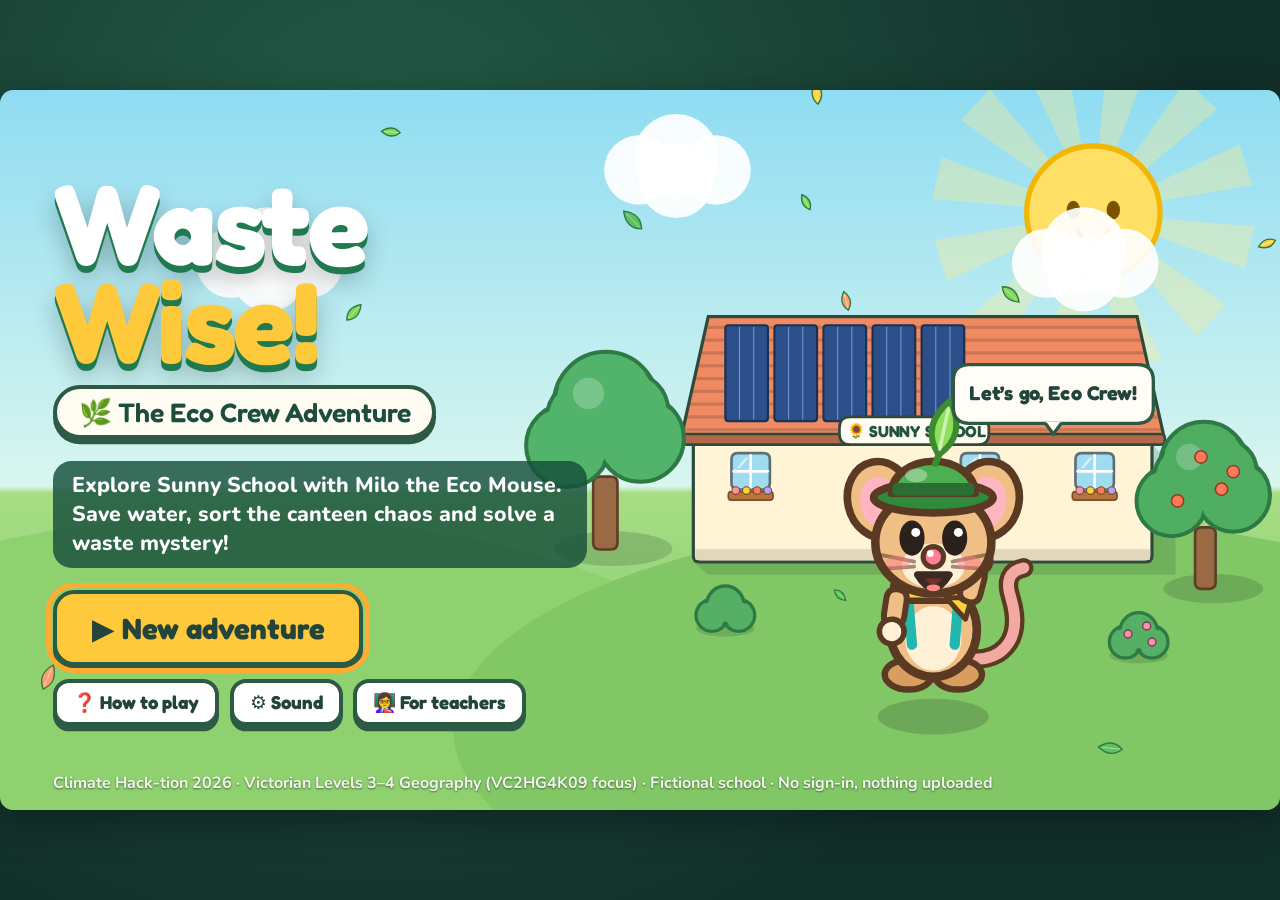
<file: index.html>
<!doctype html>
<html lang="en-AU">
<head>
  <meta charset="utf-8" />
  <meta name="viewport" content="width=device-width, initial-scale=1, viewport-fit=cover" />
  <meta name="theme-color" content="#163a2f" />
  <meta name="description" content="WasteWise — The Eco Crew Adventure: an original, story-driven cartoon browser game about natural resources and waste for Victorian Grade 4 students." />
  <title>WasteWise — The Eco Crew Adventure</title>
  <link rel="icon" href="data:image/svg+xml,%3Csvg xmlns='http://www.w3.org/2000/svg' viewBox='0 0 64 64'%3E%3Ccircle cx='32' cy='32' r='30' fill='%232fa36b'/%3E%3Cpath d='M18 40 C18 22 34 14 48 16 C48 32 38 46 18 40Z' fill='%23c9f29b' stroke='%231f5f3a' stroke-width='3'/%3E%3C/svg%3E" />
  <!-- Optional rounded fonts (SIL Open Font License). The game works offline with system fonts if these do not load. -->
  <link rel="preconnect" href="https://fonts.googleapis.com" />
  <link rel="preconnect" href="https://fonts.gstatic.com" crossorigin />
  <link rel="stylesheet" href="https://fonts.googleapis.com/css2?family=Fredoka:wght@500;600;700&family=Nunito:wght@600;700;800;900&display=swap" />
  <link rel="stylesheet" href="css/style.css" />
</head>
<body>
  <div id="app">
    <div id="stage">
      <canvas id="game" aria-label="WasteWise game world" role="img"></canvas>
      <div id="touch"></div>
      <div id="ui"></div>
    </div>
  </div>
  <div class="rotate-hint" id="rotateHint">
    <div>
      <div style="font-size:60px">📱↻</div>
      <p>WasteWise plays best with your device turned sideways (landscape).</p>
      <button class="btn primary" type="button" onclick="document.getElementById('rotateHint').classList.add('dismissed')">Play anyway</button>
    </div>
  </div>
  <div id="print-report"></div>
  <noscript>WasteWise needs JavaScript turned on to play.</noscript>

  <script src="js/core/util.js"></script>
  <script src="js/core/input.js"></script>
  <script src="js/core/audio.js"></script>
  <script src="js/core/save.js"></script>
  <script src="js/core/engine.js"></script>
  <script src="js/art/draw.js"></script>
  <script src="js/art/characters.js"></script>
  <script src="js/art/items.js"></script>
  <script src="js/art/world.js"></script>
  <script src="js/logic/maze.js"></script>
  <script src="js/logic/scoring.js"></script>
  <script src="js/data/content.js"></script>
  <script src="js/data/assessment.js"></script>
  <script src="js/data/maps.js"></script>
  <script src="js/world/tilemap.js"></script>
  <script src="js/world/entities.js"></script>
  <script src="js/world/fx.js"></script>
  <script src="js/world/worldscene.js"></script>
  <script src="js/ui/ui.js"></script>
  <script src="js/story/script.js"></script>
  <script src="js/story/story.js"></script>
  <script src="js/story/ch1.js"></script>
  <script src="js/story/ch2.js"></script>
  <script src="js/story/ch3.js"></script>
  <script src="js/story/final.js"></script>
  <script src="js/scenes/title.js"></script>
  <script src="js/scenes/hub.js"></script>
  <script src="js/main.js"></script>
</body>
</html>
</file>
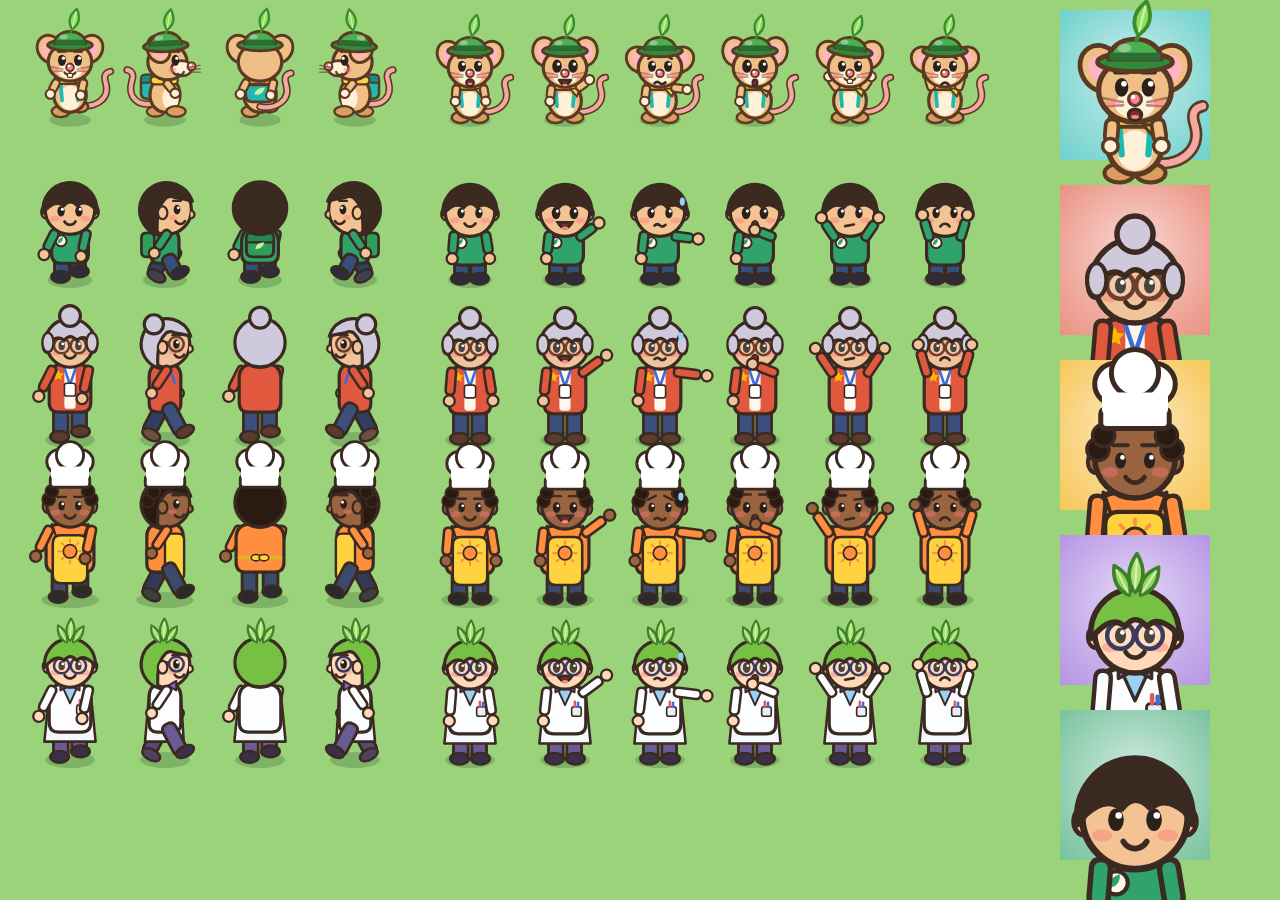
<file: tests/art-preview.html>
<!doctype html><html><head><meta charset="utf-8"><title>Art preview</title>
<style>body{margin:0;background:#cfe9c4;font-family:sans-serif}canvas{display:block}</style></head>
<body><canvas id="c" width="1400" height="900"></canvas>
<script src="../js/core/util.js"></script>
<script src="../js/core/save.js"></script>
<script src="../js/art/draw.js"></script>
<script src="../js/art/characters.js"></script>
<script>
const cv=document.getElementById('c'),ctx=cv.getContext('2d');
const dirs=['down','right','up','left'];
const poses=['idle','wave','point','think','celebrate','carry'];
const emos=['happy','excited','worried','surprised','thinking','sad'];
const Q=new URLSearchParams(location.search);const BIG=Q.get('big');
function frame(ts){const t=Q.get('freeze')?1.3:ts/1000;if(Q.get('avatars')){ctx.clearRect(0,0,1400,900);ctx.fillStyle='#9ad37a';ctx.fillRect(0,0,1400,900);for(let h=0;h<6;h++){['down','right','up'].forEach((d,k)=>WW.chars.draw(ctx,'kid',{x:60+h*125,y:110+k*130,dir:d,t,look:{skin:h%5,hair:h,hairColor:h%5,shirt:h%5},scale:2.2}));}requestAnimationFrame(frame);return;}if(Q.get('portraits')){ctx.clearRect(0,0,1400,900);['milo','maple','sunny','sprout','kid'].forEach((w,i)=>{ctx.save();ctx.translate(10+(i%3)*250,10+Math.floor(i/3)*250);WW.chars.portrait(ctx,w,240,240,{t,talking:true,emotion:'happy'});ctx.restore();});requestAnimationFrame(frame);return;}if(BIG){ctx.clearRect(0,0,1400,900);ctx.fillStyle='#9ad37a';ctx.fillRect(0,0,1400,900);dirs.forEach((d,i)=>WW.chars.draw(ctx,BIG,{x:110+i*190,y:260,dir:d,t,anim:Q.get('walk')?t*9:0,moving:!!Q.get('walk'),scale:4.2}));poses.forEach((p,i)=>WW.chars.draw(ctx,BIG,{x:70+i*130,y:560,dir:'down',t,pose:p,emotion:emos[i],scale:3}));requestAnimationFrame(frame);return;}ctx.clearRect(0,0,1400,900);ctx.fillStyle='#9ad37a';ctx.fillRect(0,0,1400,900);
 const who=['milo','kid','maple','sunny','sprout'];
 who.forEach((w,r)=>{dirs.forEach((d,i)=>{WW.chars.draw(ctx,w,{x:70+i*95,y:120+r*160,dir:d,t,anim:t*9,moving:true,scale:1.6});});
  poses.forEach((p,i)=>{WW.chars.draw(ctx,w,{x:470+i*95,y:120+r*160,dir:'down',t,pose:p,emotion:emos[i],talking:i==0,scale:1.6});});
 });
 ['milo','maple','sunny','sprout','kid'].forEach((w,i)=>{ctx.save();ctx.translate(1060,10+i*175);WW.chars.portrait(ctx,w,150,150,{t,talking:true,emotion:'happy'});ctx.restore();});
 requestAnimationFrame(frame);}
requestAnimationFrame(frame);
</script></body></html>
</file>
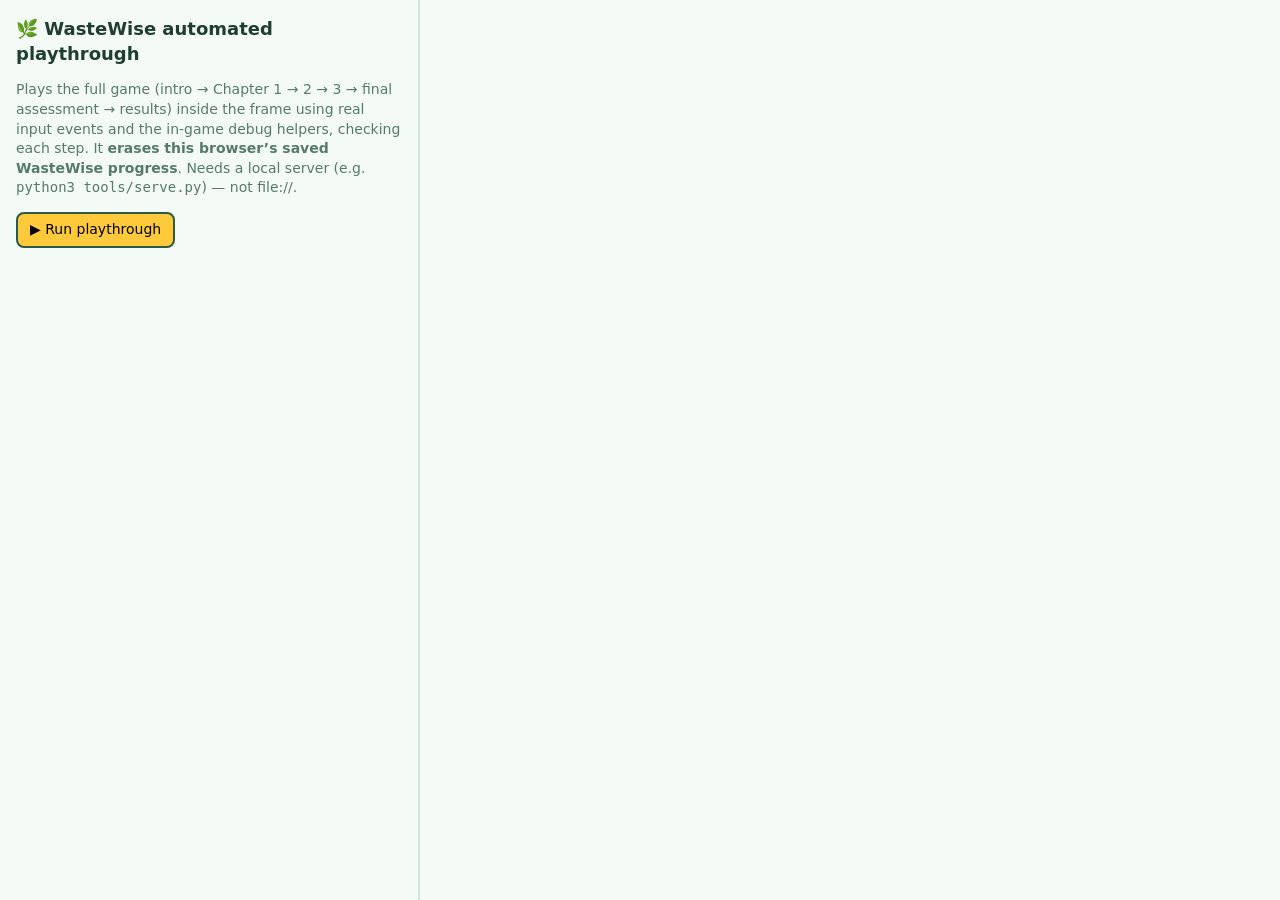
<file: tests/smoke.html>
<!doctype html>
<html lang="en-AU">
<head>
  <meta charset="utf-8" />
  <title>WasteWise — automated playthrough (smoke test)</title>
  <style>
    body { font: 14px/1.4 system-ui, sans-serif; margin: 0; display: grid; grid-template-columns: 420px 1fr; height: 100vh; background: #f4faf6; color: #1f3d33; }
    #log { padding: 12px 16px; overflow: auto; border-right: 2px solid #cfe7d9; }
    h1 { font-size: 18px; margin: 4px 0 8px; }
    .ok { color: #157a45; } .bad { color: #b3261e; font-weight: 700; } .info { color: #557a6c; }
    iframe { width: 100%; height: 100%; border: 0; }
    button { font: inherit; padding: 6px 12px; border-radius: 8px; border: 2px solid #2d5a45; background: #ffc93c; cursor: pointer; }
    #summary { font-weight: 700; margin: 8px 0; }
  </style>
</head>
<body>
  <div id="log">
    <h1>🌿 WasteWise automated playthrough</h1>
    <p class="info">Plays the full game (intro → Chapter 1 → 2 → 3 → final assessment → results) inside the frame using real input events and the in-game debug helpers, checking each step. It <b>erases this browser’s saved WasteWise progress</b>. Needs a local server (e.g. <code>python3 tools/serve.py</code>) — not file://.</p>
    <button id="run" type="button">▶ Run playthrough</button>
    <div id="summary"></div>
    <ol id="steps"></ol>
  </div>
  <iframe id="game" title="WasteWise under test"></iframe>
  <script src="smoke.js"></script>
</body>
</html>
</file>
<file: css/style.css>
/* WasteWise — UI styles. All sizes scale with the stage via --u (1 logical px). */
:root {
  --u: 1px;
  --fs: 1;
  --ink: #23443a;
  --muted: #557a6c;
  --green: #2fa36b;
  --green-d: #1f7a4f;
  --cream: #fffaf0;
  --paper: #fffdf6;
  --yellow: #ffc93c;
  --coral: #ff7a59;
  --blue: #3d8bfd;
  --line: #2d5a45;
  --good: #e2f8e9;
  --bad: #fff1d6;
  --font: Fredoka, 'Baloo 2', Nunito, ui-rounded, 'Arial Rounded MT Bold', 'Trebuchet MS', system-ui, sans-serif;
  --font-body: Nunito, ui-rounded, 'Arial Rounded MT Bold', 'Trebuchet MS', system-ui, sans-serif;
}
body.big-text { --fs: 1.16; }
* { box-sizing: border-box; }
html, body { margin: 0; height: 100%; background: #163a2f; overflow: hidden; }
body {
  font-family: var(--font-body);
  color: var(--ink);
  -webkit-font-smoothing: antialiased;
  touch-action: none;
  user-select: none;
  -webkit-user-select: none;
}
#app { position: fixed; inset: 0; display: grid; place-items: center; background: radial-gradient(circle at 30% 20%, #245c47, #12302a 70%); }
#stage { position: relative; overflow: hidden; border-radius: calc(var(--u) * 10); box-shadow: 0 10px 40px rgba(0, 0, 0, .35); background: #3f8a4f; }
#game { display: block; position: absolute; inset: 0; }
#ui { position: absolute; inset: 0; pointer-events: none; font-size: calc(var(--u) * 16 * var(--fs)); }
#ui > * { pointer-events: none; }
#ui button, #ui input, #ui select, #ui textarea, #ui .panel, #ui .menu-card, #ui .dialogue, #ui .screen, #ui .hud-btn, #ui label { pointer-events: auto; }
button { font-family: var(--font); cursor: pointer; -webkit-tap-highlight-color: transparent; color: inherit; }
button:focus-visible, input:focus-visible, select:focus-visible, textarea:focus-visible, [tabindex]:focus-visible {
  outline: calc(var(--u) * 4) solid #ffac30 !important;
  outline-offset: calc(var(--u) * 2);
}
button:disabled { cursor: not-allowed; opacity: .5; }
.hidden { display: none !important; }

/* ------------------------------ BUTTONS ------------------------------ */
.btn {
  border: calc(var(--u) * 3) solid var(--line);
  background: #fff;
  color: var(--ink);
  border-radius: calc(var(--u) * 16);
  padding: calc(var(--u) * 9) calc(var(--u) * 18);
  font-size: calc(var(--u) * 17 * var(--fs));
  font-weight: 700;
  box-shadow: 0 calc(var(--u) * 4) 0 var(--line);
  transition: transform .12s, box-shadow .12s, background .12s;
  pointer-events: auto;
}
.btn:hover:not(:disabled) { transform: translateY(calc(var(--u) * -2)); box-shadow: 0 calc(var(--u) * 6) 0 var(--line); }
.btn:active:not(:disabled) { transform: translateY(calc(var(--u) * 3)); box-shadow: 0 calc(var(--u) * 1) 0 var(--line); }
.btn.primary { background: var(--yellow); }
.btn.green { background: var(--green); color: #fff; }
.btn.ghost { background: #eef7f1; }
.btn.danger { background: #ffe1dc; }
.btn.small { font-size: calc(var(--u) * 14 * var(--fs)); padding: calc(var(--u) * 6) calc(var(--u) * 12); border-radius: calc(var(--u) * 12); }
.btn.big { font-size: calc(var(--u) * 22 * var(--fs)); padding: calc(var(--u) * 12) calc(var(--u) * 26); }

/* -------------------------------- HUD -------------------------------- */
.hud { position: absolute; left: 0; right: 0; top: 0; display: flex; justify-content: space-between; align-items: flex-start; padding: calc(var(--u) * 10) calc(var(--u) * 12); gap: calc(var(--u) * 10); }
.hud-left { display: flex; flex-direction: column; gap: calc(var(--u) * 6); align-items: flex-start; max-width: 62%; }
.hud-chapter { background: var(--line); color: #fff; font-family: var(--font); font-weight: 600; font-size: calc(var(--u) * 13 * var(--fs)); padding: calc(var(--u) * 4) calc(var(--u) * 12); border-radius: 99px; letter-spacing: .02em; box-shadow: 0 calc(var(--u) * 3) 0 rgba(0, 0, 0, .2); }
.hud-objective { background: rgba(255, 253, 242, .96); border: calc(var(--u) * 3) solid var(--line); border-radius: calc(var(--u) * 14); padding: calc(var(--u) * 6) calc(var(--u) * 12); font-weight: 800; font-size: calc(var(--u) * 15 * var(--fs)); box-shadow: 0 calc(var(--u) * 3) 0 var(--line); animation: pop .35s ease-out; }
.obj-star { color: #e9a400; }
.hud-right { display: flex; gap: calc(var(--u) * 8); align-items: center; }
.hud-points { background: rgba(255, 253, 242, .96); border: calc(var(--u) * 3) solid var(--line); border-radius: 99px; padding: calc(var(--u) * 4) calc(var(--u) * 12); font-family: var(--font); font-size: calc(var(--u) * 16 * var(--fs)); box-shadow: 0 calc(var(--u) * 3) 0 var(--line); }
.hud-btn { width: calc(var(--u) * 42); height: calc(var(--u) * 42); border-radius: 50%; border: calc(var(--u) * 3) solid var(--line); background: #fffdf2; font-size: calc(var(--u) * 19); box-shadow: 0 calc(var(--u) * 3) 0 var(--line); display: grid; place-items: center; padding: 0; }
.hud-btn:hover { transform: translateY(calc(var(--u) * -2)); }

/* ------------------------------ DIALOGUE ------------------------------ */
.dialogue {
  position: absolute; left: calc(var(--u) * 20); right: calc(var(--u) * 20); bottom: calc(var(--u) * 14);
  min-height: calc(var(--u) * 132);
  display: grid; grid-template-columns: calc(var(--u) * 118) 1fr auto; gap: calc(var(--u) * 14); align-items: start;
  background: var(--paper); border: calc(var(--u) * 4) solid var(--line); border-radius: calc(var(--u) * 22);
  padding: calc(var(--u) * 12) calc(var(--u) * 14);
  box-shadow: 0 calc(var(--u) * 6) 0 var(--line), 0 calc(var(--u) * 14) calc(var(--u) * 30) rgba(0, 0, 0, .25);
  animation: slideUp .25s cubic-bezier(.2, .9, .3, 1.2);
  cursor: pointer; z-index: 5;
}
.dialogue.narrator { grid-template-columns: 1fr auto; background: #fff8e1; }
.dialogue.narrator .d-text { font-style: italic; }
.dialogue.narrator .d-portrait-wrap { display: none; }
.d-portrait-wrap { width: calc(var(--u) * 118); height: calc(var(--u) * 118); border-radius: calc(var(--u) * 18); overflow: hidden; border: calc(var(--u) * 3) solid var(--who, var(--line)); background: #fff; margin-top: calc(var(--u) * -34); box-shadow: 0 calc(var(--u) * 4) 0 var(--line); }
.portrait { width: 100%; height: 100%; display: block; }
.d-name { display: inline-block; background: var(--who, var(--line)); color: #fff; font-family: var(--font); font-weight: 600; font-size: calc(var(--u) * 16 * var(--fs)); padding: calc(var(--u) * 3) calc(var(--u) * 12); border-radius: 99px; margin-bottom: calc(var(--u) * 6); text-shadow: 0 1px 0 rgba(0, 0, 0, .2); }
.d-text { font-size: calc(var(--u) * 20 * var(--fs)); line-height: 1.38; font-weight: 700; color: #1f3d33; min-height: calc(var(--u) * 56); }
.d-text strong { color: #127a4f; background: #e1f6e8; border-radius: calc(var(--u) * 6); padding: 0 calc(var(--u) * 4); }
.d-ctrls { display: flex; flex-direction: column; gap: calc(var(--u) * 8); align-self: end; }
.d-next, .d-replay { width: calc(var(--u) * 44); height: calc(var(--u) * 44); border-radius: 50%; border: calc(var(--u) * 3) solid var(--line); background: var(--yellow); font-size: calc(var(--u) * 18); box-shadow: 0 calc(var(--u) * 3) 0 var(--line); display: grid; place-items: center; padding: 0; }
.d-replay { background: #e8f6ff; font-size: calc(var(--u) * 16); }
.d-next { animation: nudge 1s ease-in-out infinite; }
.d-choices { display: flex; flex-wrap: wrap; gap: calc(var(--u) * 8); margin-top: calc(var(--u) * 8); }
.choice-btn {
  display: flex; align-items: center; gap: calc(var(--u) * 8); text-align: left;
  border: calc(var(--u) * 3) solid var(--line); background: #fff; border-radius: calc(var(--u) * 14);
  padding: calc(var(--u) * 7) calc(var(--u) * 12); font-family: var(--font-body); font-weight: 800; font-size: calc(var(--u) * 16 * var(--fs));
  box-shadow: 0 calc(var(--u) * 3) 0 var(--line); flex: 1 1 calc(var(--u) * 240); max-width: 100%;
  animation: pop .3s ease-out both;
}
.choice-btn:nth-child(2) { animation-delay: .05s; } .choice-btn:nth-child(3) { animation-delay: .1s; } .choice-btn:nth-child(4) { animation-delay: .15s; }
.choice-btn:hover { background: #fff6d4; transform: translateY(calc(var(--u) * -2)); }
.choice-num { flex: none; width: calc(var(--u) * 24); height: calc(var(--u) * 24); border-radius: 50%; background: var(--green); color: #fff; display: grid; place-items: center; font-size: calc(var(--u) * 13); font-family: var(--font); }
.choice-icon { font-size: calc(var(--u) * 20); }

/* ------------------------------ PANELS ------------------------------ */
.panel-layer { position: absolute; inset: 0; z-index: 10; }
.panel-backdrop { position: absolute; inset: 0; display: grid; place-items: center; background: rgba(18, 48, 38, .45); opacity: 0; transition: opacity .2s; pointer-events: auto !important; padding: calc(var(--u) * 14); }
.panel-backdrop.clear { background: transparent; }
.panel-backdrop.in { opacity: 1; }
.panel-backdrop.out { opacity: 0; pointer-events: none !important; }
.panel-backdrop.out * { pointer-events: none !important; }
.panel {
  position: relative; width: min(100%, calc(var(--u) * 700)); max-height: calc(var(--u) * 510); overflow: auto;
  background: var(--paper); border: calc(var(--u) * 4) solid var(--line); border-radius: calc(var(--u) * 24);
  box-shadow: 0 calc(var(--u) * 7) 0 var(--line), 0 calc(var(--u) * 20) calc(var(--u) * 40) rgba(0, 0, 0, .3);
  padding: calc(var(--u) * 16) calc(var(--u) * 20) calc(var(--u) * 18);
  transform: scale(.92) translateY(calc(var(--u) * 14)); transition: transform .25s cubic-bezier(.2, .9, .3, 1.25);
  scrollbar-width: thin;
}
.panel.wide { width: min(100%, calc(var(--u) * 880)); }
.panel.full { width: 100%; max-height: 100%; height: 100%; }
.panel-backdrop.in .panel { transform: none; }
.panel-head { display: flex; align-items: flex-start; gap: calc(var(--u) * 10); margin-bottom: calc(var(--u) * 8); padding-right: calc(var(--u) * 44); position: relative; flex-wrap: wrap; }
.panel-kicker { width: 100%; font-family: var(--font); font-weight: 600; color: var(--green-d); font-size: calc(var(--u) * 13 * var(--fs)); letter-spacing: .08em; }
.panel-title { margin: 0; font-family: var(--font); font-weight: 600; font-size: calc(var(--u) * 27 * var(--fs)); line-height: 1.1; color: #17503b; }
.panel-close { position: absolute; right: 0; top: 0; width: calc(var(--u) * 38); height: calc(var(--u) * 38); border-radius: 50%; border: calc(var(--u) * 3) solid var(--line); background: #fff; font-size: calc(var(--u) * 16); display: grid; place-items: center; padding: 0; box-shadow: 0 calc(var(--u) * 3) 0 var(--line); }
.panel-body { font-size: calc(var(--u) * 17 * var(--fs)); line-height: 1.45; font-weight: 600; }
.panel-body p { margin: 0 0 calc(var(--u) * 10); }
.panel-feedback { margin-top: 0; max-height: 0; overflow: hidden; border-radius: calc(var(--u) * 14); font-weight: 800; font-size: calc(var(--u) * 16 * var(--fs)); transition: max-height .25s, padding .25s, margin .25s; }
.panel-feedback.show { max-height: calc(var(--u) * 200); padding: calc(var(--u) * 10) calc(var(--u) * 14); margin-top: calc(var(--u) * 10); }
.panel-feedback.good, .panel-feedback.sticky { background: var(--good); border: calc(var(--u) * 3) solid #8fd3a8; }
.panel-feedback.bad { background: var(--bad); border: calc(var(--u) * 3) solid #f2c46b; }
.row { display: flex; gap: calc(var(--u) * 10); align-items: center; flex-wrap: wrap; }
.row.center { justify-content: center; }
.row.end { justify-content: flex-end; }
.spacer { flex: 1; }
.tag { display: inline-block; background: #e1f6e8; border: calc(var(--u) * 2) solid #8fd3a8; color: #17503b; border-radius: 99px; padding: calc(var(--u) * 2) calc(var(--u) * 10); font-size: calc(var(--u) * 13 * var(--fs)); font-weight: 800; }
.tag.warn { background: #fff4d6; border-color: #f2c46b; color: #7a5200; }
.fine { font-size: calc(var(--u) * 13 * var(--fs)); color: var(--muted); font-weight: 700; }
.item-icon { display: block; image-rendering: auto; }
.callout { background: #eef8ff; border: calc(var(--u) * 3) solid #9fcff2; border-radius: calc(var(--u) * 14); padding: calc(var(--u) * 10) calc(var(--u) * 14); margin: calc(var(--u) * 8) 0; }
.callout.green { background: #e9f9ee; border-color: #8fd3a8; }
.callout.yellow { background: #fff7dc; border-color: #f2c46b; }

/* ------------------------------ TOASTS ------------------------------ */
.toast-layer { position: absolute; top: calc(var(--u) * 64); left: 50%; transform: translateX(-50%); display: flex; flex-direction: column; gap: calc(var(--u) * 6); align-items: center; z-index: 20; }
.toast { background: #fffdf2; border: calc(var(--u) * 3) solid var(--line); border-radius: 99px; padding: calc(var(--u) * 6) calc(var(--u) * 16); font-weight: 800; font-size: calc(var(--u) * 15 * var(--fs)); box-shadow: 0 calc(var(--u) * 3) 0 var(--line); opacity: 0; transform: translateY(calc(var(--u) * -10)) scale(.9); transition: all .25s cubic-bezier(.2, .9, .3, 1.3); white-space: nowrap; }
.toast.in { opacity: 1; transform: none; }
.toast.points { background: #e6f9ec; }

/* ------------------------------- MENU ------------------------------- */
.menu-layer { position: absolute; inset: 0; z-index: 30; }
.menu-backdrop { position: absolute; inset: 0; background: rgba(18, 48, 38, .6); display: grid; place-items: center; pointer-events: auto !important; }
.menu-card { width: min(92%, calc(var(--u) * 560)); max-height: 92%; overflow: auto; background: var(--paper); border: calc(var(--u) * 4) solid var(--line); border-radius: calc(var(--u) * 24); padding: calc(var(--u) * 18) calc(var(--u) * 22); box-shadow: 0 calc(var(--u) * 7) 0 var(--line); animation: pop .25s ease-out; }
.menu-title { font-family: var(--font); font-weight: 600; margin: 0 0 calc(var(--u) * 12); font-size: calc(var(--u) * 28 * var(--fs)); color: #17503b; }
.menu-buttons { display: flex; flex-direction: column; gap: calc(var(--u) * 10); }
.menu-buttons.row { flex-direction: row; justify-content: flex-end; margin-top: calc(var(--u) * 12); }
.menu-note { font-size: calc(var(--u) * 14 * var(--fs)); color: var(--muted); font-weight: 700; margin: calc(var(--u) * 6) 0 calc(var(--u) * 10); }
.help-grid { display: grid; grid-template-columns: 1fr 1fr; gap: calc(var(--u) * 10); }
.help-item { background: #f2faf5; border: calc(var(--u) * 2) solid #bfe3cd; border-radius: calc(var(--u) * 14); padding: calc(var(--u) * 8) calc(var(--u) * 12); display: flex; flex-direction: column; gap: calc(var(--u) * 3); font-size: calc(var(--u) * 14 * var(--fs)); font-weight: 700; }
.help-item b { font-family: var(--font); font-weight: 600; font-size: calc(var(--u) * 16 * var(--fs)); }
.settings { display: flex; flex-direction: column; gap: calc(var(--u) * 10); }
.set-row { display: flex; justify-content: space-between; align-items: center; gap: calc(var(--u) * 12); font-weight: 800; font-size: calc(var(--u) * 16 * var(--fs)); background: #f6fbf7; border-radius: calc(var(--u) * 12); padding: calc(var(--u) * 6) calc(var(--u) * 12); }
.set-row.check { justify-content: flex-start; }
.set-row input[type=range] { width: 45%; accent-color: var(--green); }
.set-row input[type=checkbox] { width: calc(var(--u) * 22); height: calc(var(--u) * 22); accent-color: var(--green); }
.set-row select, .field input, .field textarea, select.inline { font: inherit; font-size: calc(var(--u) * 15 * var(--fs)); padding: calc(var(--u) * 5) calc(var(--u) * 8); border-radius: calc(var(--u) * 10); border: calc(var(--u) * 2) solid #9cc9b1; background: #fff; color: var(--ink); }

/* ----------------------------- SCREENS ----------------------------- */
.screen-layer { position: absolute; inset: 0; z-index: 8; }
.screen { position: absolute; inset: 0; pointer-events: auto !important; opacity: 0; transition: opacity .35s; }
.screen.in { opacity: 1; }
.title-screen { display: grid; grid-template-columns: 1fr 1fr; align-items: center; padding: calc(var(--u) * 26) calc(var(--u) * 40); }
.title-logo { font-family: var(--font); font-weight: 700; font-size: calc(var(--u) * 86); line-height: .85; color: #fff; text-shadow: 0 calc(var(--u) * 5) 0 #1f7a4f, 0 calc(var(--u) * 10) calc(var(--u) * 18) rgba(0, 0, 0, .25); letter-spacing: -.02em; margin: 0; }
.title-logo span { color: var(--yellow); display: block; }
.title-sub { font-family: var(--font); font-weight: 600; color: #1d4d3c; background: #fffdf2; display: inline-block; border: calc(var(--u) * 3) solid var(--line); border-radius: 99px; padding: calc(var(--u) * 5) calc(var(--u) * 16); font-size: calc(var(--u) * 20); margin: calc(var(--u) * 12) 0 calc(var(--u) * 6); box-shadow: 0 calc(var(--u) * 4) 0 var(--line); }
.title-tag { color: #fff; font-weight: 800; font-size: calc(var(--u) * 16); background: rgba(23, 80, 59, .82); border-radius: calc(var(--u) * 14); padding: calc(var(--u) * 8) calc(var(--u) * 14); margin: calc(var(--u) * 10) 0 calc(var(--u) * 16); max-width: calc(var(--u) * 400); line-height: 1.35; }
.title-buttons { display: flex; flex-direction: column; gap: calc(var(--u) * 10); align-items: flex-start; }
.title-small { display: flex; gap: calc(var(--u) * 8); flex-wrap: wrap; }
.title-foot { position: absolute; left: calc(var(--u) * 40); bottom: calc(var(--u) * 12); color: rgba(255, 255, 255, .92); font-size: calc(var(--u) * 12); font-weight: 700; text-shadow: 0 1px 2px rgba(0, 0, 0, .5); }
.setup-screen { display: grid; place-items: center; padding: calc(var(--u) * 16); background: rgba(18, 48, 38, .35); }
.setup-card { width: calc(var(--u) * 820); background: var(--paper); border: calc(var(--u) * 4) solid var(--line); border-radius: calc(var(--u) * 26); box-shadow: 0 calc(var(--u) * 7) 0 var(--line); padding: calc(var(--u) * 18) calc(var(--u) * 22); display: grid; grid-template-columns: calc(var(--u) * 230) 1fr; gap: calc(var(--u) * 18); }
.setup-preview { background: linear-gradient(#bfeaf5, #e7f8ef 60%, #a8dc8c 60%); border-radius: calc(var(--u) * 18); border: calc(var(--u) * 3) solid var(--line); display: grid; place-items: center; position: relative; }
.setup-preview canvas { width: 100%; height: auto; }
.setup-title { font-family: var(--font); font-weight: 600; font-size: calc(var(--u) * 28); margin: 0 0 calc(var(--u) * 4); color: #17503b; }
.field { display: flex; flex-direction: column; gap: calc(var(--u) * 4); font-weight: 800; font-size: calc(var(--u) * 15); margin-bottom: calc(var(--u) * 8); }
.field input { font-size: calc(var(--u) * 18); padding: calc(var(--u) * 8) calc(var(--u) * 12); user-select: text; -webkit-user-select: text; }
.swatches { display: flex; gap: calc(var(--u) * 6); flex-wrap: wrap; }
.swatch { width: calc(var(--u) * 34); height: calc(var(--u) * 34); border-radius: 50%; border: calc(var(--u) * 3) solid #fff; box-shadow: 0 0 0 calc(var(--u) * 2) #9cc9b1; padding: 0; }
.swatch.on { box-shadow: 0 0 0 calc(var(--u) * 3) var(--line), 0 0 0 calc(var(--u) * 6) var(--yellow); }
.pill-btn { border: calc(var(--u) * 2) solid #9cc9b1; background: #fff; border-radius: 99px; padding: calc(var(--u) * 4) calc(var(--u) * 12); font-weight: 800; font-size: calc(var(--u) * 14); font-family: var(--font-body); }
.pill-btn.on { background: var(--green); color: #fff; border-color: var(--green-d); }
.opt-row { display: flex; align-items: center; gap: calc(var(--u) * 10); margin: calc(var(--u) * 5) 0; }
.opt-row > b { width: calc(var(--u) * 92); flex: none; font-size: calc(var(--u) * 14); }

/* --------------------------- TOUCH CONTROLS --------------------------- */
#touch { position: absolute; inset: 0; pointer-events: none; display: none; z-index: 4; }
#touch.visible { display: block; }
.joystick { position: absolute; left: calc(var(--u) * 26); bottom: calc(var(--u) * 26); width: calc(var(--u) * 132); height: calc(var(--u) * 132); border-radius: 50%; background: rgba(255, 255, 255, .28); border: calc(var(--u) * 4) solid rgba(255, 255, 255, .7); pointer-events: auto; touch-action: none; }
.joystick-knob { position: absolute; left: 50%; top: 50%; width: calc(var(--u) * 56); height: calc(var(--u) * 56); margin: calc(var(--u) * -28) 0 0 calc(var(--u) * -28); border-radius: 50%; background: #fffdf2; border: calc(var(--u) * 4) solid var(--line); box-shadow: 0 calc(var(--u) * 4) 0 var(--line); }
.touch-btn { position: absolute; border-radius: 50%; border: calc(var(--u) * 4) solid var(--line); background: var(--yellow); box-shadow: 0 calc(var(--u) * 5) 0 var(--line); pointer-events: auto; touch-action: none; display: grid; place-items: center; padding: 0; }
.touch-action { right: calc(var(--u) * 30); bottom: calc(var(--u) * 40); width: calc(var(--u) * 88); height: calc(var(--u) * 88); font-size: calc(var(--u) * 38); }
.touch-run { right: calc(var(--u) * 132); bottom: calc(var(--u) * 26); width: calc(var(--u) * 58); height: calc(var(--u) * 58); font-size: calc(var(--u) * 24); background: #fff; }
.touch-run.on { background: #7ed957; }
body[data-scene] .dialogue ~ * {}

/* ------------------------- MINI-GAME WIDGETS ------------------------- */
/* clue / inspect cards */
.inspect { display: grid; grid-template-columns: calc(var(--u) * 200) 1fr; gap: calc(var(--u) * 16); align-items: start; }
.inspect-art { background: #eaf7ff; border: calc(var(--u) * 3) solid #9fcff2; border-radius: calc(var(--u) * 16); overflow: hidden; }
.inspect-art canvas { width: 100%; display: block; }
.answer-grid { display: grid; grid-template-columns: 1fr; gap: calc(var(--u) * 8); margin-top: calc(var(--u) * 8); }
.answer-grid.cols3 { grid-template-columns: repeat(3, 1fr); }
.answer-grid.cols2 { grid-template-columns: repeat(2, 1fr); }
.answer { display: flex; align-items: center; gap: calc(var(--u) * 10); text-align: left; border: calc(var(--u) * 3) solid var(--line); background: #fff; border-radius: calc(var(--u) * 14); padding: calc(var(--u) * 8) calc(var(--u) * 12); font-family: var(--font-body); font-weight: 800; font-size: calc(var(--u) * 16 * var(--fs)); box-shadow: 0 calc(var(--u) * 3) 0 var(--line); transition: transform .1s, background .15s; }
.answer:hover:not(:disabled) { transform: translateY(calc(var(--u) * -2)); background: #fff8dc; }
.answer .big { font-size: calc(var(--u) * 28); flex: none; }
.answer.right { background: #dcf7e5; border-color: #1f7a4f; }
.answer.wrong { background: #fff0d6; border-color: #c98a00; animation: shake .35s; }
.answer.selected { background: #fff2b8; border-color: #c98a00; box-shadow: 0 0 0 calc(var(--u) * 3) var(--yellow); }
.answer.vertical { flex-direction: column; text-align: center; justify-content: center; }

/* pipe puzzle */
.pipe-wrap { display: grid; grid-template-columns: auto 1fr; gap: calc(var(--u) * 16); align-items: start; }
.pipe-grid { display: grid; gap: calc(var(--u) * 3); background: #8a5a32; padding: calc(var(--u) * 6); border-radius: calc(var(--u) * 14); border: calc(var(--u) * 3) solid #5e3e26; }
.pipe-cell { width: calc(var(--u) * 62); height: calc(var(--u) * 62); border-radius: calc(var(--u) * 8); border: 0; padding: 0; background: #c4915e; position: relative; display: block; }
.pipe-cell:hover:not(:disabled) { background: #d6a674; }
.pipe-cell.fixed { background: #b07a4c; cursor: default; }
.pipe-cell.cursor { outline: calc(var(--u) * 4) solid #ffd23f; outline-offset: calc(var(--u) * -2); }
.pipe-cell svg { position: absolute; inset: 0; width: 100%; height: 100%; transition: transform .18s cubic-bezier(.3, 1.4, .5, 1); }
.pipe-side { display: flex; flex-direction: column; gap: calc(var(--u) * 8); font-size: calc(var(--u) * 15 * var(--fs)); }
.legend { display: flex; align-items: center; gap: calc(var(--u) * 8); font-weight: 800; font-size: calc(var(--u) * 14 * var(--fs)); }
.legend i { width: calc(var(--u) * 26); height: calc(var(--u) * 26); border-radius: calc(var(--u) * 6); display: grid; place-items: center; font-style: normal; flex: none; }

/* sequencing */
.seq-list { display: flex; flex-direction: column; gap: calc(var(--u) * 8); }
.seq-card { display: grid; grid-template-columns: calc(var(--u) * 34) calc(var(--u) * 46) 1fr auto; align-items: center; gap: calc(var(--u) * 10); background: #fff; border: calc(var(--u) * 3) solid var(--line); border-radius: calc(var(--u) * 14); padding: calc(var(--u) * 6) calc(var(--u) * 10); box-shadow: 0 calc(var(--u) * 3) 0 var(--line); font-weight: 800; font-size: calc(var(--u) * 16 * var(--fs)); transition: transform .2s, background .2s; }
.seq-card.picked { background: #fff2b8; box-shadow: 0 0 0 calc(var(--u) * 3) var(--yellow); }
.seq-card.ok { background: #dcf7e5; }
.seq-card.no { background: #fff0d6; }
.seq-num { width: calc(var(--u) * 30); height: calc(var(--u) * 30); border-radius: 50%; background: var(--green); color: #fff; display: grid; place-items: center; font-family: var(--font); }
.seq-icon { font-size: calc(var(--u) * 30); text-align: center; }
.seq-moves { display: flex; gap: calc(var(--u) * 4); }
.seq-moves button { width: calc(var(--u) * 34); height: calc(var(--u) * 34); border-radius: calc(var(--u) * 10); border: calc(var(--u) * 2) solid var(--line); background: #f2faf5; font-size: calc(var(--u) * 15); padding: 0; }

/* lunch cards */
.lunch-grid { display: grid; grid-template-columns: repeat(3, 1fr); gap: calc(var(--u) * 10); }
.lunch-card { border: calc(var(--u) * 3) solid var(--line); background: #fff; border-radius: calc(var(--u) * 16); padding: calc(var(--u) * 10); display: flex; flex-direction: column; align-items: center; gap: calc(var(--u) * 6); box-shadow: 0 calc(var(--u) * 4) 0 var(--line); font-weight: 800; font-size: calc(var(--u) * 15 * var(--fs)); text-align: center; font-family: var(--font-body); }
.lunch-card:hover { transform: translateY(calc(var(--u) * -3)); background: #fffbe8; }
.lunch-card .icons { display: flex; gap: calc(var(--u) * 2); flex-wrap: wrap; justify-content: center; min-height: calc(var(--u) * 52); align-items: center; }
.lunch-card h3 { margin: 0; font-family: var(--font); font-weight: 600; font-size: calc(var(--u) * 19 * var(--fs)); color: #17503b; }

/* meters */
.meter { height: calc(var(--u) * 18); background: #e7efe9; border-radius: 99px; border: calc(var(--u) * 2) solid var(--line); overflow: hidden; }
.meter > i { display: block; height: 100%; background: linear-gradient(90deg, #7ed957, #2fa36b); transition: width .6s cubic-bezier(.2, .9, .3, 1); }
.meter.red > i { background: linear-gradient(90deg, #ffb26b, #e5484d); }

/* audit tally */
.tarp { position: relative; height: calc(var(--u) * 200); background: repeating-linear-gradient(45deg, #5aa9e6 0 calc(var(--u) * 14), #4f9bd6 calc(var(--u) * 14) calc(var(--u) * 28)); border-radius: calc(var(--u) * 16); border: calc(var(--u) * 3) solid #2b6a9a; }
.tarp-item { position: absolute; width: calc(var(--u) * 58); height: calc(var(--u) * 58); border-radius: calc(var(--u) * 14); border: calc(var(--u) * 3) solid transparent; background: rgba(255, 255, 255, .85); padding: calc(var(--u) * 2); transition: transform .3s, opacity .3s; }
.tarp-item:hover { transform: scale(1.1); }
.tarp-item.sel { border-color: #ffd23f; box-shadow: 0 0 0 calc(var(--u) * 3) #ffd23f; transform: scale(1.12); }
.tarp-item img { width: 100%; height: 100%; }
.baskets { display: grid; grid-template-columns: repeat(4, 1fr); gap: calc(var(--u) * 8); margin-top: calc(var(--u) * 10); }
.basket { border: calc(var(--u) * 3) solid var(--line); border-radius: calc(var(--u) * 14); background: #fff; padding: calc(var(--u) * 6); font-weight: 800; font-size: calc(var(--u) * 15 * var(--fs)); display: flex; flex-direction: column; align-items: center; gap: calc(var(--u) * 2); box-shadow: 0 calc(var(--u) * 3) 0 var(--line); font-family: var(--font-body); }
.basket b { font-family: var(--font); font-size: calc(var(--u) * 24); }
.basket.flash { animation: pop .3s; background: #dcf7e5; }

/* chart builder */
.chart { display: grid; grid-template-columns: calc(var(--u) * 30) 1fr; gap: calc(var(--u) * 6); }
.chart-y { display: flex; flex-direction: column-reverse; justify-content: space-between; font-weight: 800; font-size: calc(var(--u) * 12); color: var(--muted); height: calc(var(--u) * 210); text-align: right; }
.chart-bars { display: flex; gap: calc(var(--u) * 14); align-items: flex-end; height: calc(var(--u) * 210); border-left: calc(var(--u) * 3) solid var(--line); border-bottom: calc(var(--u) * 3) solid var(--line); padding: 0 calc(var(--u) * 12); background: repeating-linear-gradient(to top, transparent 0, transparent calc(var(--u) * 20.6), #e3eee7 calc(var(--u) * 20.6), #e3eee7 calc(var(--u) * 21)); }
.chart-col { flex: 1; display: flex; flex-direction: column; align-items: center; justify-content: flex-end; height: 100%; position: relative; }
.chart-bar { width: 100%; border-radius: calc(var(--u) * 8) calc(var(--u) * 8) 0 0; border: calc(var(--u) * 3) solid var(--line); border-bottom: 0; transition: height .25s cubic-bezier(.2, .9, .3, 1.2); min-height: 0; position: relative; }
.chart-val { font-family: var(--font); font-weight: 600; font-size: calc(var(--u) * 18); }
.chart-labels { display: flex; gap: calc(var(--u) * 14); padding: calc(var(--u) * 4) calc(var(--u) * 12) 0 calc(var(--u) * 48); }
.chart-labels > div { flex: 1; text-align: center; font-weight: 800; font-size: calc(var(--u) * 14 * var(--fs)); }
.chart-ctrl { display: flex; gap: calc(var(--u) * 4); justify-content: center; margin-top: calc(var(--u) * 4); }
.chart-ctrl button { width: calc(var(--u) * 34); height: calc(var(--u) * 30); border-radius: calc(var(--u) * 10); border: calc(var(--u) * 2) solid var(--line); background: #fff; font-weight: 900; font-size: calc(var(--u) * 16); padding: 0; }
.chart-col.ok .chart-bar { box-shadow: 0 0 0 calc(var(--u) * 3) #7ed957; }

/* school map (Chapter 3 + assessment) */
.mapbox { position: relative; background: #a8dc8c; border: calc(var(--u) * 3) solid var(--line); border-radius: calc(var(--u) * 16); overflow: hidden; }
.mapbox canvas { display: block; width: 100%; }
.map-spot { position: absolute; transform: translate(-50%, -50%); border: calc(var(--u) * 3) solid var(--line); background: #fffdf2; border-radius: 99px; padding: calc(var(--u) * 3) calc(var(--u) * 10); font-weight: 800; font-size: calc(var(--u) * 13 * var(--fs)); box-shadow: 0 calc(var(--u) * 3) 0 var(--line); font-family: var(--font-body); white-space: nowrap; }
.map-spot:hover { background: #fff2b8; }
.map-spot.done { background: #dcf7e5; }
.map-spot.wrong { animation: shake .35s; background: #fff0d6; }

/* assessment */
.assess-progress { display: flex; gap: calc(var(--u) * 6); margin: calc(var(--u) * 2) 0 calc(var(--u) * 10); }
.assess-progress span { flex: 1; height: calc(var(--u) * 8); border-radius: 99px; background: #dfeee5; }
.assess-progress span.done { background: var(--green); }
.assess-progress span.now { background: var(--yellow); }
.scene-pick { position: relative; border-radius: calc(var(--u) * 16); overflow: hidden; border: calc(var(--u) * 3) solid var(--line); width: calc(var(--u) * 600); max-width: 100%; margin: 0 auto; }
.scene-pick canvas { display: block; width: 100%; }
.hotspot { position: absolute; transform: translate(-50%, 55%); border-radius: 99px; border: calc(var(--u) * 3) solid var(--line); background: rgba(255, 253, 242, .95); font-weight: 800; font-size: calc(var(--u) * 13 * var(--fs)); padding: calc(var(--u) * 3) calc(var(--u) * 10); box-shadow: 0 calc(var(--u) * 3) 0 var(--line); font-family: var(--font-body); }
.hotspot.on { background: var(--yellow); }
.sort-row { display: grid; grid-template-columns: calc(var(--u) * 170) repeat(4, 1fr); gap: calc(var(--u) * 6); align-items: center; margin: calc(var(--u) * 6) 0; }
.sort-row .what { display: flex; align-items: center; gap: calc(var(--u) * 6); font-weight: 800; font-size: calc(var(--u) * 15 * var(--fs)); }
.sort-opt { border: calc(var(--u) * 3) solid var(--line); border-radius: calc(var(--u) * 12); background: #fff; padding: calc(var(--u) * 5) calc(var(--u) * 4); font-weight: 800; font-size: calc(var(--u) * 13 * var(--fs)); font-family: var(--font-body); display: flex; align-items: center; justify-content: center; gap: calc(var(--u) * 4); }
.sort-opt.on { background: var(--yellow); box-shadow: 0 0 0 calc(var(--u) * 3) #c98a00; }
textarea.plan { width: 100%; min-height: calc(var(--u) * 120); font: inherit; font-size: calc(var(--u) * 17 * var(--fs)); border-radius: calc(var(--u) * 14); border: calc(var(--u) * 3) solid #9cc9b1; padding: calc(var(--u) * 10); user-select: text; -webkit-user-select: text; resize: vertical; }
.starters { display: flex; flex-wrap: wrap; gap: calc(var(--u) * 6); margin: calc(var(--u) * 6) 0; }
.results-grid { display: grid; grid-template-columns: repeat(4, 1fr); gap: calc(var(--u) * 8); margin: calc(var(--u) * 8) 0; }
.res-box { background: #f2faf5; border: calc(var(--u) * 3) solid #bfe3cd; border-radius: calc(var(--u) * 14); padding: calc(var(--u) * 8); text-align: center; }
.res-box b { display: block; font-family: var(--font); font-size: calc(var(--u) * 28); color: #17503b; }
.res-box span { font-size: calc(var(--u) * 12.5 * var(--fs)); font-weight: 800; color: var(--muted); }
.res-box.pending { background: #fff7dc; border-color: #f2c46b; }
.big-score { font-family: var(--font); font-size: calc(var(--u) * 54); color: #17503b; line-height: 1; }
.notebook-grid { display: grid; grid-template-columns: repeat(3, 1fr); gap: calc(var(--u) * 10); }
.nb-col { background: #fffdf2; border: calc(var(--u) * 3) solid #e6d8b0; border-radius: calc(var(--u) * 14); padding: calc(var(--u) * 10); background-image: repeating-linear-gradient(transparent 0, transparent calc(var(--u) * 25), #eadfc2 calc(var(--u) * 25), #eadfc2 calc(var(--u) * 26)); font-size: calc(var(--u) * 14.5 * var(--fs)); }
.nb-col h3 { margin: 0 0 calc(var(--u) * 6); font-family: var(--font); font-weight: 600; font-size: calc(var(--u) * 18 * var(--fs)); color: #17503b; }
.nb-col ul { margin: 0; padding-left: calc(var(--u) * 18); }
.nb-col li { margin: calc(var(--u) * 3) 0; }
.badge-row { display: flex; gap: calc(var(--u) * 8); flex-wrap: wrap; margin-top: calc(var(--u) * 8); }
.badge { display: flex; align-items: center; gap: calc(var(--u) * 6); background: #fff7dc; border: calc(var(--u) * 3) solid #f2c46b; border-radius: 99px; padding: calc(var(--u) * 3) calc(var(--u) * 12) calc(var(--u) * 3) calc(var(--u) * 4); font-weight: 800; font-size: calc(var(--u) * 14 * var(--fs)); }
.badge i { font-style: normal; width: calc(var(--u) * 30); height: calc(var(--u) * 30); border-radius: 50%; background: #ffd23f; display: grid; place-items: center; font-size: calc(var(--u) * 17); }
.badge.locked { filter: grayscale(1); opacity: .5; }
.chapter-cards { display: grid; grid-template-columns: repeat(4, 1fr); gap: calc(var(--u) * 10); }
.chapter-card { border: calc(var(--u) * 3) solid var(--line); border-radius: calc(var(--u) * 16); background: #fff; padding: calc(var(--u) * 10); display: flex; flex-direction: column; gap: calc(var(--u) * 4); align-items: flex-start; text-align: left; font-family: var(--font-body); box-shadow: 0 calc(var(--u) * 4) 0 var(--line); font-weight: 700; font-size: calc(var(--u) * 13.5 * var(--fs)); }
.chapter-card b { font-family: var(--font); font-weight: 600; font-size: calc(var(--u) * 17 * var(--fs)); color: #17503b; }
.chapter-card .ico { font-size: calc(var(--u) * 30); }
.learn-card { display: grid; grid-template-columns: calc(var(--u) * 140) 1fr; gap: calc(var(--u) * 14); align-items: center; }
.learn-card canvas { width: 100%; border-radius: calc(var(--u) * 16); background: #e9f9ee; border: calc(var(--u) * 3) solid #8fd3a8; }
.fact-list { margin: 0; padding-left: calc(var(--u) * 20); }
.fact-list li { margin: calc(var(--u) * 5) 0; }

@keyframes pop { from { transform: scale(.85); opacity: 0; } to { transform: none; opacity: 1; } }
@keyframes slideUp { from { transform: translateY(calc(var(--u) * 30)); opacity: 0; } to { transform: none; opacity: 1; } }
@keyframes nudge { 0%, 100% { transform: translateX(0); } 50% { transform: translateX(calc(var(--u) * 3)); } }
@keyframes shake { 0%, 100% { transform: translateX(0); } 25% { transform: translateX(calc(var(--u) * -6)); } 75% { transform: translateX(calc(var(--u) * 6)); } }

body.reduced-motion *, body.reduced-motion *::before, body.reduced-motion *::after { animation-duration: .001s !important; animation-iteration-count: 1 !important; transition-duration: .05s !important; }
@media (prefers-reduced-motion: reduce) {
  *, *::before, *::after { animation-duration: .001s !important; animation-iteration-count: 1 !important; }
}
.rotate-hint { position: fixed; inset: 0; display: none; place-items: center; background: #163a2f; color: #fff; font: 700 20px var(--font); text-align: center; padding: 30px; z-index: 99; }
@media (orientation: portrait) and (max-width: 640px) { .rotate-hint { display: grid; } .rotate-hint.dismissed { display: none; } }
@media print {
  body { background: #fff; overflow: visible; }
  #app { display: none; }
  #print-report { display: block !important; }
}
#print-report { display: none; font-family: Arial, sans-serif; color: #000; padding: 20px; }

/* ----------------------------- MAZE HUD ----------------------------- */
.maze-hud { position: absolute; right: calc(var(--u) * 12); top: calc(var(--u) * 62); width: calc(var(--u) * 252); background: rgba(255, 253, 242, .96); border: calc(var(--u) * 3) solid var(--line); border-radius: calc(var(--u) * 16); padding: calc(var(--u) * 6) calc(var(--u) * 10) calc(var(--u) * 8); box-shadow: 0 calc(var(--u) * 4) 0 var(--line); display: flex; flex-direction: column; gap: calc(var(--u) * 6); font-size: calc(var(--u) * 14 * var(--fs)); font-weight: 700; pointer-events: auto !important; z-index: 3; transform-origin: top right; transition: opacity .22s ease, transform .22s ease, visibility 0s 0s; }
.maze-hud.collapsed { opacity: 0; transform: translateX(calc(var(--u) * 24)) scale(.92); visibility: hidden; pointer-events: none !important; transition: opacity .22s ease, transform .22s ease, visibility 0s .22s; }
.maze-hud-head { display: flex; align-items: center; justify-content: space-between; font-family: var(--font); font-weight: 600; font-size: calc(var(--u) * 12.5 * var(--fs)); letter-spacing: .06em; text-transform: uppercase; color: var(--green-d); }
.maze-hud-close { width: calc(var(--u) * 28); height: calc(var(--u) * 28); border-radius: 50%; border: calc(var(--u) * 2.5) solid var(--line); background: #fff; font-size: calc(var(--u) * 18); line-height: 1; display: grid; place-items: center; padding: 0; margin-right: calc(var(--u) * -4); }
.maze-hud-close:hover { background: #ffe1dc; }
.maze-reopen { position: absolute; right: calc(var(--u) * 12); top: calc(var(--u) * 62); width: calc(var(--u) * 38); height: calc(var(--u) * 38); border-radius: calc(var(--u) * 12); border: calc(var(--u) * 3) solid var(--line); background: #fffdf2; font-size: calc(var(--u) * 20); display: grid; place-items: center; padding: 0; box-shadow: 0 calc(var(--u) * 3) 0 var(--line); z-index: 3; animation: pop .25s ease-out; }
.maze-reopen[hidden] { display: none; }
.maze-reopen:hover { background: #fff2b8; }
.maze-hold { display: flex; align-items: center; gap: calc(var(--u) * 8); min-height: calc(var(--u) * 44); line-height: 1.2; }
.maze-meter .meter { height: calc(var(--u) * 12); margin-top: calc(var(--u) * 2); }
.maze-hud .btn.small { font-size: calc(var(--u) * 12.5 * var(--fs)); padding: calc(var(--u) * 4) calc(var(--u) * 8); }
.toast img.item-icon { display: inline-block; vertical-align: middle; }
.data-table { width: 100%; border-collapse: separate; border-spacing: 0; font-size: calc(var(--u) * 13.5 * var(--fs)); background: #fff; border: calc(var(--u) * 3) solid var(--line); border-radius: calc(var(--u) * 12); overflow: hidden; }
.data-table th, .data-table td { padding: calc(var(--u) * 5) calc(var(--u) * 6); text-align: center; border-bottom: calc(var(--u) * 1.5) solid #e3eee7; }
.data-table th { background: #e9f9ee; font-weight: 900; }
.data-table td:first-child, .data-table th:first-child { text-align: left; }
.data-table tr.total td { background: #fff7dc; font-weight: 900; }
.tarp-item { overflow: visible; }
.tarp-label { position: absolute; left: 50%; top: 100%; transform: translateX(-50%); margin-top: calc(var(--u) * 2); background: rgba(255, 253, 242, .95); border-radius: 99px; padding: 0 calc(var(--u) * 6); font-size: calc(var(--u) * 10.5 * var(--fs)); font-weight: 800; white-space: nowrap; color: #23443a; pointer-events: none; }
.tarp { height: calc(var(--u) * 214); }
</file>
